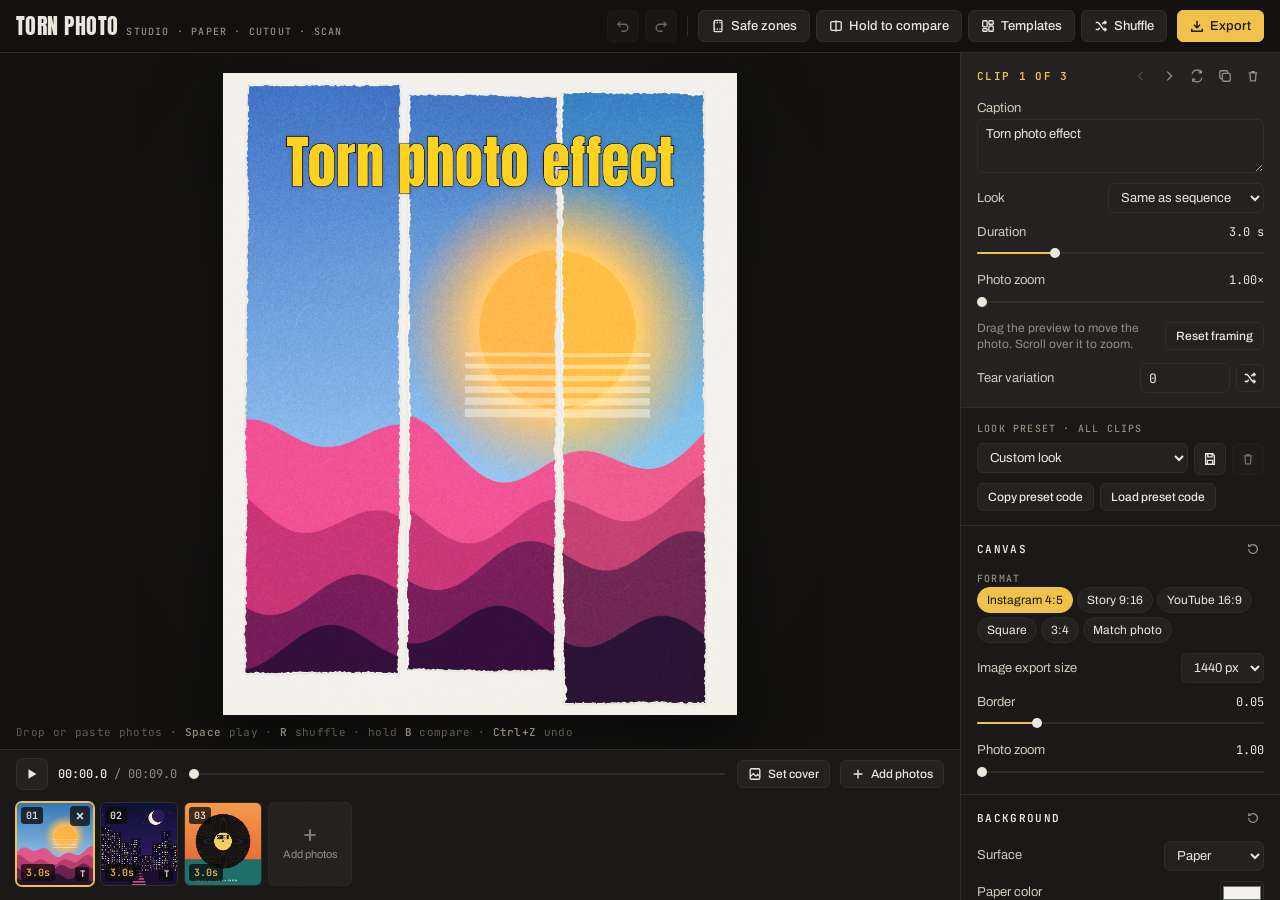
<file: index.html>
<!doctype html>
<html lang="en">
<head>
<meta charset="utf-8">
<meta name="viewport" content="width=device-width, initial-scale=1, viewport-fit=cover">
<link rel="icon" href="torn-photo.ico">
<title>Torn Photo Studio</title>
<link rel="preconnect" href="https://fonts.googleapis.com">
<link rel="preconnect" href="https://fonts.gstatic.com" crossorigin>
<link rel="stylesheet" href="https://fonts.googleapis.com/css2?family=Anton&family=Archivo:wght@400;500;600&family=Archivo+Black&family=Bebas+Neue&family=JetBrains+Mono:wght@400;500&family=Permanent+Marker&family=Special+Elite&display=swap">
<link rel="stylesheet" href="app.css">
</head>
<body>
<div class="app" id="app">
  <header class="bar">
    <div class="mark">Torn Photo <small>STUDIO · PAPER · CUTOUT · SCAN</small></div>
    <div class="tools">
      <button class="btn icon" id="undoBtn" type="button" title="Undo (Ctrl+Z)" aria-label="Undo" disabled>
        <svg viewBox="0 0 16 16" fill="none" stroke="currentColor" stroke-width="1.5"><path d="M5 3 2 6l3 3"/><path d="M2 6h7.5a4 4 0 0 1 0 8H6"/></svg></button>
      <button class="btn icon" id="redoBtn" type="button" title="Redo (Ctrl+Shift+Z)" aria-label="Redo" disabled>
        <svg viewBox="0 0 16 16" fill="none" stroke="currentColor" stroke-width="1.5"><path d="m11 3 3 3-3 3"/><path d="M14 6H6.5a4 4 0 0 0 0 8H10"/></svg></button>
      <span class="sep"></span>
      <button class="btn" id="safeBtn" type="button" aria-pressed="false" title="Show where Reels, TikTok and YouTube put their buttons">
        <svg viewBox="0 0 16 16" fill="none" stroke="currentColor" stroke-width="1.5"><rect x="3.5" y="1.5" width="9" height="13" rx="1.5"/><path d="M3.5 4h9M3.5 11.5h9" stroke-dasharray="1.5 1.5"/></svg>Safe zones</button>
      <button class="btn" id="compareBtn" type="button" title="Hold to see the original photo (B)">
        <svg viewBox="0 0 16 16" fill="none" stroke="currentColor" stroke-width="1.5"><rect x="2" y="3" width="12" height="10" rx="1.5"/><path d="M8 1.5v13"/></svg>Hold to compare</button>
      <button class="btn" id="tplBtn" type="button" title="Ready-made sequences">
        <svg viewBox="0 0 16 16" fill="none" stroke="currentColor" stroke-width="1.5"><rect x="2" y="2" width="5" height="7" rx="1"/><rect x="9" y="2" width="5" height="4" rx="1"/><rect x="9" y="8" width="5" height="6" rx="1"/><rect x="2" y="11" width="5" height="3" rx="1"/></svg>Templates</button>
      <button class="btn" id="shuffleBtn" type="button" title="New seed (R)">
        <svg viewBox="0 0 16 16" fill="none" stroke="currentColor" stroke-width="1.5"><path d="M2 4h3l6 8h3M2 12h3l1.5-2M9.5 6 11 4h3M12 2l2 2-2 2M12 10l2 2-2 2"/></svg>Shuffle</button>
    </div>
    <div class="actions">
      <button class="btn primary" id="exportBtn" type="button">
        <svg viewBox="0 0 16 16" fill="none" stroke="currentColor" stroke-width="1.6"><path d="M8 2v8M4.5 6.5 8 10l3.5-3.5M2 11v3h12v-3"/></svg>Export</button>
    </div>
  </header>

  <main class="stage" id="stage">
    <canvas id="cv" width="960" height="1200" aria-label="Torn photo preview"></canvas>
    <span class="badge" id="badge" hidden>Original</span>
    <p class="hint">Drop or paste photos · <b>Space</b> play · <b>R</b> shuffle · hold <b>B</b> compare · <b>Ctrl+Z</b> undo</p>
    <p class="status" id="status" role="status"></p>
  </main>

  <section class="timeline" aria-label="Sequence">
    <div class="transport">
      <button class="btn icon" id="playBtn" type="button" title="Play sequence (Space)" aria-label="Play sequence">
        <svg viewBox="0 0 16 16" fill="currentColor"><path d="M4 2.5v11l9-5.5z"/></svg></button>
      <span class="time" id="time"><b>00:00.0</b> / 00:00.0</span>
      <input type="range" id="scrub" min="0" max="1" step="0.01" value="0" aria-label="Sequence position">
      <button class="btn sm" id="coverBtn" type="button" title="Use what the preview shows as the cover image">
        <svg viewBox="0 0 16 16" fill="none" stroke="currentColor" stroke-width="1.5"><rect x="2.5" y="2" width="11" height="12" rx="1.5"/><path d="m2.5 11 3.5-3.5 3 3 2-2 2.5 2.5"/></svg>Set cover</button>
      <span class="cover-info" id="coverInfo" hidden><span id="coverText"></span><button type="button" id="coverClear" aria-label="Clear cover" title="Clear cover">×</button></span>
      <button class="btn sm" id="addBtn" type="button">
        <svg viewBox="0 0 16 16" fill="none" stroke="currentColor" stroke-width="1.6"><path d="M8 3v10M3 8h10"/></svg>Add photos</button>
    </div>
    <ol class="strip" id="strip"></ol>
  </section>

  <aside class="panel" id="panel">
    <section class="sec clip" id="clipSec">
      <header>
        <h2 id="clipTitle">Clip 1 of 1</h2>
        <button class="mini" id="clipLeft" type="button" title="Move earlier" aria-label="Move clip earlier">
          <svg viewBox="0 0 16 16" fill="none" stroke="currentColor" stroke-width="1.6"><path d="M10 3 5 8l5 5"/></svg></button>
        <button class="mini" id="clipRight" type="button" title="Move later" aria-label="Move clip later">
          <svg viewBox="0 0 16 16" fill="none" stroke="currentColor" stroke-width="1.6"><path d="m6 3 5 5-5 5"/></svg></button>
        <button class="mini" id="clipReplace" type="button" title="Replace photo" aria-label="Replace photo">
          <svg viewBox="0 0 16 16" fill="none" stroke="currentColor" stroke-width="1.5"><path d="M2.5 6A5.5 5.5 0 0 1 13 4.5M13.5 10A5.5 5.5 0 0 1 3 11.5M13 1.5v3h-3M3 14.5v-3h3"/></svg></button>
        <button class="mini" id="clipDup" type="button" title="Duplicate clip" aria-label="Duplicate clip">
          <svg viewBox="0 0 16 16" fill="none" stroke="currentColor" stroke-width="1.5"><rect x="5" y="5" width="9" height="9" rx="1.5"/><path d="M11 5V3.5A1.5 1.5 0 0 0 9.5 2h-6A1.5 1.5 0 0 0 2 3.5v6A1.5 1.5 0 0 0 3.5 11H5"/></svg></button>
        <button class="mini" id="clipRemove" type="button" title="Remove clip (Delete)" aria-label="Remove clip">
          <svg viewBox="0 0 16 16" fill="none" stroke="currentColor" stroke-width="1.5"><path d="M3 4.5h10M6.5 4.5V3h3v1.5M4.5 4.5l.7 9h5.6l.7-9"/></svg></button>
      </header>
      <div class="body">
        <div class="ctl stack">
          <label for="clipCaption">Caption</label>
          <textarea id="clipCaption" rows="2" placeholder="Text shown on this photo"></textarea>
        </div>
        <div class="ctl">
          <label for="clipLook">Look</label>
          <select id="clipLook"><option value="seq">Same as sequence</option><option value="own">Own look for this clip</option></select>
        </div>
        <div class="ctl" id="clipDurRow">
          <label for="clipDur">Duration</label><output id="clipDurOut" for="clipDur">3.0 s</output>
          <input type="range" id="clipDur" min="0.5" max="10" step="0.1" value="3">
        </div>
        <div class="ctl" id="clipBeatsRow" hidden>
          <label for="clipBeats">Length in beats</label><output id="clipBeatsOut" for="clipBeats">4</output>
          <input type="range" id="clipBeats" min="1" max="32" step="1" value="4">
        </div>
        <div class="ctl">
          <label for="clipZoom">Photo zoom</label><output id="clipZoomOut" for="clipZoom">1.00×</output>
          <input type="range" id="clipZoom" min="1" max="4" step="0.01" value="1">
        </div>
        <div class="ctl">
          <p class="note">Drag the preview to move the photo. Scroll over it to zoom.</p>
          <button class="btn sm" type="button" id="clipFrameReset">Reset framing</button>
        </div>
        <div class="ctl">
          <label for="clipSeed">Tear variation</label>
          <div class="row">
            <input type="number" id="clipSeed" min="0" max="9999" step="1" value="0">
            <button class="btn sm icon" id="clipSeedShuffle" type="button" title="Random variation" aria-label="Random tear variation for this clip">
              <svg viewBox="0 0 16 16" fill="none" stroke="currentColor" stroke-width="1.5"><path d="M2 4h3l6 8h3M2 12h3l1.5-2M9.5 6 11 4h3M12 2l2 2-2 2M12 10l2 2-2 2"/></svg></button>
          </div>
        </div>
      </div>
    </section>

    <div class="presets">
      <label class="lbl" for="preset" id="presetLbl">Look preset · all clips</label>
      <div class="row">
        <select id="preset"></select>
        <button class="btn icon" id="savePreset" type="button" title="Save current look as preset" aria-label="Save current look as preset">
          <svg viewBox="0 0 16 16" fill="none" stroke="currentColor" stroke-width="1.5"><path d="M3 2h8l2 2v10H3z"/><path d="M5.5 2v3.5h5V2M5 14V9.5h6V14"/></svg></button>
        <button class="btn icon" id="delPreset" type="button" title="Delete this saved preset" aria-label="Delete saved preset" disabled>
          <svg viewBox="0 0 16 16" fill="none" stroke="currentColor" stroke-width="1.5"><path d="M3 4.5h10M6.5 4.5V3h3v1.5M4.5 4.5l.7 9h5.6l.7-9"/></svg></button>
      </div>
      <div class="row">
        <button class="btn sm" id="copyPreset" type="button">Copy preset code</button>
        <button class="btn sm" id="pastePreset" type="button">Load preset code</button>
      </div>
    </div>
    <p class="lookbar" id="lookBar" hidden></p>
    <div id="sections"></div>
  </aside>
</div>

<input type="file" id="fileAdd" accept="image/*" multiple hidden>
<input type="file" id="fileReplace" accept="image/*" hidden>
<input type="file" id="fileBg" accept="image/*" hidden>
<input type="file" id="fileTex" accept="image/*" hidden>
<input type="file" id="fileMusic" accept="audio/*" hidden>
<dialog id="dlg"><div class="dlg" id="dlgBody"></div></dialog>

<script src="lib/mp4-muxer.js"></script>
<script src="lib/gifenc.umd.js"></script>
<script src="app.js"></script>
</body>
</html>
</file>
<file: app.css>
:root {
  color-scheme: dark;
  --bg: #121110;
  --panel: #1a1917;
  --raise: #242220;
  --raise-2: #2d2a27;
  --line: #2f2c29;
  --text: #ece7de;
  --muted: #948d81;
  --faint: #5f5a53;
  --accent: #f0c24b;
  --accent-ink: #1b1608;
  --danger: #e56b5a;
  --ui: "Archivo", "Helvetica Neue", Arial, sans-serif;
  --mono: "JetBrains Mono", ui-monospace, "SFMono-Regular", Consolas, monospace;
  --display: "Anton", "Impact", "Arial Narrow", sans-serif;
}
* { box-sizing: border-box; }
html, body { height: 100%; }
body { margin: 0; background: var(--bg); color: var(--text); font: 13px/1.4 var(--ui); overflow: hidden; }
button, select, input, textarea { font: inherit; color: inherit; }
:focus-visible { outline: 2px solid var(--accent); outline-offset: 2px; }
[hidden] { display: none !important; }

.app { height: 100%; display: grid; grid-template-columns: minmax(0, 1fr) 320px; grid-template-rows: auto minmax(0, 1fr) auto; }

/* top bar */
.bar { grid-column: 1 / -1; display: flex; align-items: center; gap: 10px; padding: 10px 16px; border-bottom: 1px solid var(--line); flex-wrap: wrap; }
.mark { font: 22px/1 var(--display); letter-spacing: .02em; text-transform: uppercase; display: flex; align-items: baseline; gap: 8px; margin-right: auto; }
.mark small { font: 500 10px/1 var(--mono); color: var(--muted); letter-spacing: .12em; }
.tools, .actions { display: flex; gap: 6px; flex-wrap: wrap; align-items: center; }
.sep { width: 1px; height: 20px; background: var(--line); margin: 0 4px; }
.btn { display: inline-flex; align-items: center; justify-content: center; gap: 6px; height: 32px; padding: 0 12px; border-radius: 6px; border: 1px solid var(--line); background: var(--raise); cursor: pointer; font-weight: 500; white-space: nowrap; user-select: none; }
.btn:hover:not(:disabled) { border-color: var(--faint); }
.btn:disabled { opacity: .4; cursor: default; }
.btn.primary { background: var(--accent); color: var(--accent-ink); border-color: var(--accent); }
.btn.primary:hover:not(:disabled) { filter: brightness(1.06); }
.btn.sm { height: 28px; padding: 0 10px; font-size: 12px; }
.btn.icon { width: 32px; padding: 0; }
.btn.sm.icon { width: 28px; }
.btn.danger:hover { color: var(--danger); border-color: var(--danger); }
.btn svg { width: 14px; height: 14px; flex: none; }
.btn[aria-pressed="true"] { background: var(--raise-2); border-color: var(--accent); }

/* stage */
.stage { position: relative; display: flex; align-items: center; justify-content: center; padding: 20px 20px 34px; min-height: 0; overflow: hidden;
  background: radial-gradient(circle at 50% 45%, #1d1b19 0, var(--bg) 70%); }
.stage canvas { cursor: grab; }
.stage canvas.dragging { cursor: grabbing; }
.stage canvas { display: block; max-width: 100%; max-height: 100%; box-shadow: 0 20px 60px rgba(0,0,0,.55); background: #fff; }
.drag-on .stage::after { content: "Drop photos to add them to the sequence"; position: absolute; inset: 12px; border: 2px dashed var(--accent); border-radius: 10px; display: grid; place-items: center; text-align: center; padding: 16px; font: 26px var(--display); color: var(--accent); background: rgba(18,17,16,.85); letter-spacing: .03em; text-transform: uppercase; }
.badge { position: absolute; top: 28px; left: 50%; transform: translateX(-50%); background: var(--accent); color: var(--accent-ink); font: 600 11px var(--mono); letter-spacing: .12em; padding: 4px 10px; border-radius: 4px; text-transform: uppercase; }
.status { position: absolute; right: 16px; bottom: 10px; font: 11px var(--mono); color: var(--muted); margin: 0; max-width: 70%; text-align: right; }
.hint { position: absolute; left: 16px; bottom: 10px; color: var(--faint); font: 11px var(--mono); letter-spacing: .03em; margin: 0; }
.hint b { color: var(--muted); font-weight: 500; }

/* timeline */
.timeline { border-top: 1px solid var(--line); background: var(--panel); min-width: 0; }
.transport { display: flex; align-items: center; gap: 10px; padding: 8px 16px; flex-wrap: wrap; }
.time { font: 12px var(--mono); font-variant-numeric: tabular-nums; color: var(--muted); min-width: 118px; }
.time b { color: var(--text); font-weight: 500; }
.cover-info { display: inline-flex; align-items: center; gap: 4px; font: 11px var(--mono); color: var(--accent); }
.cover-info button { border: 0; background: none; color: var(--muted); cursor: pointer; font: inherit; font-size: 14px; padding: 0 4px; }
.cover-info button:hover { color: var(--danger); }
.transport input[type="range"] { flex: 1; min-width: 120px; }
.strip { list-style: none; margin: 0; padding: 4px 16px 14px; display: flex; gap: 6px; overflow-x: auto; align-items: stretch; }
.card { position: relative; flex: none; height: 84px; border-radius: 6px; overflow: hidden; border: 1px solid var(--line); background: var(--raise); cursor: grab; }
.card.sel { border-color: var(--accent); box-shadow: 0 0 0 1px var(--accent); }
.card .thumb { position: absolute; inset: 0; width: 100%; height: 100%; padding: 0; border: 0; background: none; cursor: pointer; }
.card img { width: 100%; height: 100%; object-fit: cover; display: block; pointer-events: none; }
.card .num, .card .dur { position: absolute; font: 500 10px var(--mono); background: rgba(10,9,8,.75); padding: 2px 5px; border-radius: 3px; pointer-events: none; }
.card .num { left: 4px; top: 4px; }
.card .dur { left: 4px; bottom: 4px; color: var(--accent); }
.card .cap { position: absolute; right: 4px; bottom: 4px; width: 14px; height: 14px; border-radius: 3px; background: rgba(10,9,8,.75); display: grid; place-items: center; font: 700 9px var(--mono); color: var(--text); pointer-events: none; }
.card .lk { position: absolute; right: 22px; bottom: 4px; width: 14px; height: 14px; border-radius: 3px; background: var(--accent); color: var(--accent-ink); display: grid; place-items: center; font: 700 9px var(--mono); pointer-events: none; }
.card .rm { position: absolute; right: 3px; top: 3px; width: 20px; height: 20px; border-radius: 4px; border: 0; background: rgba(10,9,8,.75); cursor: pointer; display: grid; place-items: center; padding: 0; opacity: 0; }
.card:hover .rm, .card.sel .rm, .card .rm:focus-visible { opacity: 1; }
.card .rm:hover { background: var(--danger); color: #1a0b08; }
.card .rm svg { width: 10px; height: 10px; }
.card .prog { position: absolute; left: 0; bottom: 0; height: 3px; background: var(--accent); width: 0; pointer-events: none; }
.card.drop-before::before, .card.drop-after::after { content: ""; position: absolute; top: 0; bottom: 0; width: 3px; background: var(--accent); z-index: 2; }
.card.drop-before::before { left: 0; }
.card.drop-after::after { right: 0; }
.card.add { width: 84px; cursor: pointer; display: grid; place-items: center; text-align: center; border-style: dashed; color: var(--muted); font-size: 11px; line-height: 1.25; padding: 6px; }
.card.add:hover { color: var(--text); border-color: var(--faint); }
.card.add svg { width: 18px; height: 18px; display: block; margin: 0 auto 4px; }

/* panel */
.panel { grid-row: 2 / 4; grid-column: 2; border-left: 1px solid var(--line); background: var(--panel); overflow-y: auto; min-height: 0; }
.lbl { font: 500 10px var(--mono); letter-spacing: .12em; text-transform: uppercase; color: var(--muted); }
select, input[type="text"], input[type="number"], textarea { background: var(--raise); border: 1px solid var(--line); border-radius: 6px; height: 30px; padding: 0 8px; min-width: 0; }
textarea { height: auto; min-height: 54px; padding: 6px 8px; resize: vertical; width: 100%; line-height: 1.35; }
.presets { padding: 14px 16px; border-bottom: 1px solid var(--line); display: grid; gap: 8px; }
.presets .row { display: flex; gap: 6px; }
.presets select { flex: 1; }

.lookbar { margin: 0; padding: 10px 16px; background: var(--accent); color: var(--accent-ink); font-weight: 600; font-size: 12px; position: sticky; top: 0; z-index: 2; }
.sec { border-bottom: 1px solid var(--line); }
.sec > header { display: flex; align-items: center; gap: 6px; padding: 12px 16px; }
.sec > header h2 { margin: 0; font: 600 11px var(--mono); letter-spacing: .12em; text-transform: uppercase; flex: 1; }
.sec .body { padding: 0 16px 14px; display: grid; gap: 10px; }
.sec.off .body { opacity: .35; pointer-events: none; }
.sec.clip { background: var(--raise); }
.sec.clip h2 { color: var(--accent); }
.group { font: 500 10px var(--mono); letter-spacing: .12em; text-transform: uppercase; color: var(--faint); margin-top: 6px; padding-top: 10px; border-top: 1px dashed var(--line); }
.ctl { display: grid; grid-template-columns: 1fr auto; gap: 2px 8px; align-items: center; }
.ctl label { color: #cfc9be; }
.ctl output { font: 12px var(--mono); color: var(--text); font-variant-numeric: tabular-nums; }
.ctl input[type="range"] { grid-column: 1 / -1; width: 100%; margin: 2px 0 0; }
.ctl select { max-width: 160px; }
.ctl input[type="color"] { width: 44px; height: 24px; padding: 0; border: 1px solid var(--line); border-radius: 4px; background: none; cursor: pointer; }
.ctl.stack { grid-template-columns: 1fr; }
.ctl .row { display: flex; gap: 6px; align-items: center; }
.ctl .row input[type="number"] { width: 90px; font-family: var(--mono); }
.chips { display: flex; flex-wrap: wrap; gap: 4px; }
.chip { height: 26px; padding: 0 9px; border-radius: 13px; border: 1px solid var(--line); background: var(--raise); cursor: pointer; font-size: 12px; display: inline-flex; align-items: center; gap: 5px; }
.chip:hover { border-color: var(--faint); }
.chip[aria-pressed="true"] { background: var(--accent); border-color: var(--accent); color: var(--accent-ink); }
.chip.key { font: 12px var(--mono); padding-right: 4px; }
.chip.key button { border: 0; background: none; padding: 0 3px; cursor: pointer; color: var(--muted); font: inherit; }
.chip.key button:hover { color: var(--danger); }
.note { font-size: 12px; color: var(--muted); margin: 0; }

input[type="range"] { -webkit-appearance: none; appearance: none; height: 16px; background: transparent; cursor: pointer; }
input[type="range"]::-webkit-slider-runnable-track { height: 2px; background: linear-gradient(var(--accent), var(--accent)) 0 / var(--p, 50%) 100% no-repeat, var(--line); border-radius: 2px; }
input[type="range"]::-moz-range-track { height: 2px; background: var(--line); border-radius: 2px; }
input[type="range"]::-moz-range-progress { height: 2px; background: var(--accent); }
input[type="range"]::-webkit-slider-thumb { -webkit-appearance: none; width: 10px; height: 10px; margin-top: -4px; border-radius: 50%; background: var(--text); border: 0; }
input[type="range"]::-moz-range-thumb { width: 10px; height: 10px; border-radius: 50%; background: var(--text); border: 0; }

.switch { position: relative; width: 30px; height: 18px; flex: none; display: inline-block; }
.switch input { position: absolute; inset: 0; opacity: 0; margin: 0; cursor: pointer; }
.switch span { position: absolute; inset: 0; border-radius: 9px; background: var(--line); transition: background .15s; pointer-events: none; }
.switch span::after { content: ""; position: absolute; top: 3px; left: 3px; width: 12px; height: 12px; border-radius: 50%; background: var(--muted); transition: transform .15s, background .15s; }
.switch input:checked + span { background: var(--accent); }
.switch input:checked + span::after { transform: translateX(12px); background: var(--accent-ink); }
.switch input:focus-visible + span { outline: 2px solid var(--accent); outline-offset: 2px; }
.mini { background: none; border: 0; color: var(--muted); cursor: pointer; padding: 4px; border-radius: 4px; display: inline-grid; place-items: center; }
.mini:hover:not(:disabled) { color: var(--text); background: var(--raise-2); }
.mini:disabled { opacity: .35; cursor: default; }
.mini svg { width: 14px; height: 14px; }

/* music */
.music { display: grid; gap: 8px; }
.mname { margin: 0; font: 500 12px var(--mono); color: var(--text); overflow-wrap: anywhere; }
.music canvas { width: 100%; height: 52px; display: block; background: var(--bg); border-radius: 6px; cursor: pointer; }
#meter { width: 100%; height: 30px; display: block; background: var(--bg); border-radius: 6px; }
.music .row { display: flex; gap: 6px; align-items: center; flex-wrap: wrap; }
.music input[type="number"] { width: 78px; font-family: var(--mono); }

/* templates */
.tpls { display: grid; gap: 8px; max-height: 56vh; overflow-y: auto; }
.tpl { display: flex; gap: 14px; align-items: center; text-align: left; padding: 12px; border-radius: 8px; border: 1px solid var(--line); background: var(--raise); cursor: pointer; }
.tpl:hover { border-color: var(--accent); }
.tpl-shape { flex: none; width: 44px; max-height: 64px; border-radius: 3px; background: linear-gradient(90deg, #5f8fc4 0 31%, var(--text) 31% 34%, #e0578a 34% 64%, var(--text) 64% 67%, #2a1233 67%); }
.tpl-txt { display: grid; gap: 3px; }
.tpl-txt b { font-size: 14px; }
.tpl-txt span { color: var(--muted); font-size: 12px; }
.tpl-txt i { font: normal 11px var(--mono); color: var(--accent); }

/* dialog */
dialog { background: var(--panel); color: var(--text); border: 1px solid var(--line); border-radius: 10px; padding: 0; width: min(580px, calc(100vw - 32px)); max-height: calc(100vh - 32px); }
dialog::backdrop { background: rgba(0,0,0,.65); }
.dlg { padding: 18px; display: grid; gap: 14px; }
.dlg h3 { margin: 0; font: 22px var(--display); letter-spacing: .03em; text-transform: uppercase; }
.dlg p { margin: 0; color: var(--muted); max-width: 62ch; }
.dlg .media { display: grid; place-items: center; background: #0b0a09; border-radius: 6px; padding: 8px; }
.dlg .media img, .dlg .media video { max-width: 100%; max-height: 50vh; display: block; }
.dlg textarea { height: 140px; font: 11px var(--mono); }
.dlg input[type="text"] { width: 100%; }
.dlg .row { display: flex; gap: 8px; justify-content: flex-end; flex-wrap: wrap; }
.tabs { display: grid; grid-template-columns: repeat(auto-fit, minmax(88px, 1fr)); gap: 4px; background: var(--bg); padding: 4px; border-radius: 8px; }
.tabs button { height: 34px; border: 0; border-radius: 5px; background: none; cursor: pointer; font-weight: 500; color: var(--muted); }
.tabs button[aria-selected="true"] { background: var(--raise-2); color: var(--text); }
.opts { display: grid; grid-template-columns: repeat(auto-fit, minmax(150px, 1fr)); gap: 10px; }
.opts label { display: grid; gap: 4px; font-size: 12px; color: var(--muted); }
.facts { font: 12px var(--mono); color: var(--muted); display: flex; flex-wrap: wrap; gap: 4px 14px; }
.facts b { color: var(--text); font-weight: 500; }
.progress { height: 6px; border-radius: 3px; background: var(--line); overflow: hidden; }
.progress i { display: block; height: 100%; width: 0; background: var(--accent); transition: width .1s linear; }

@media (max-width: 900px) {
  body { overflow: auto; }
  .app { height: auto; grid-template-columns: 1fr; grid-template-rows: auto auto auto auto; }
  .stage { height: 58vh; padding: 12px; }
  .panel { grid-row: auto; grid-column: 1; border-left: 0; border-top: 1px solid var(--line); overflow: visible; }
  .hint { display: none; }
  .mark small { display: none; }
}
@media (prefers-reduced-motion: reduce) { * { transition: none !important; } }
</file>
